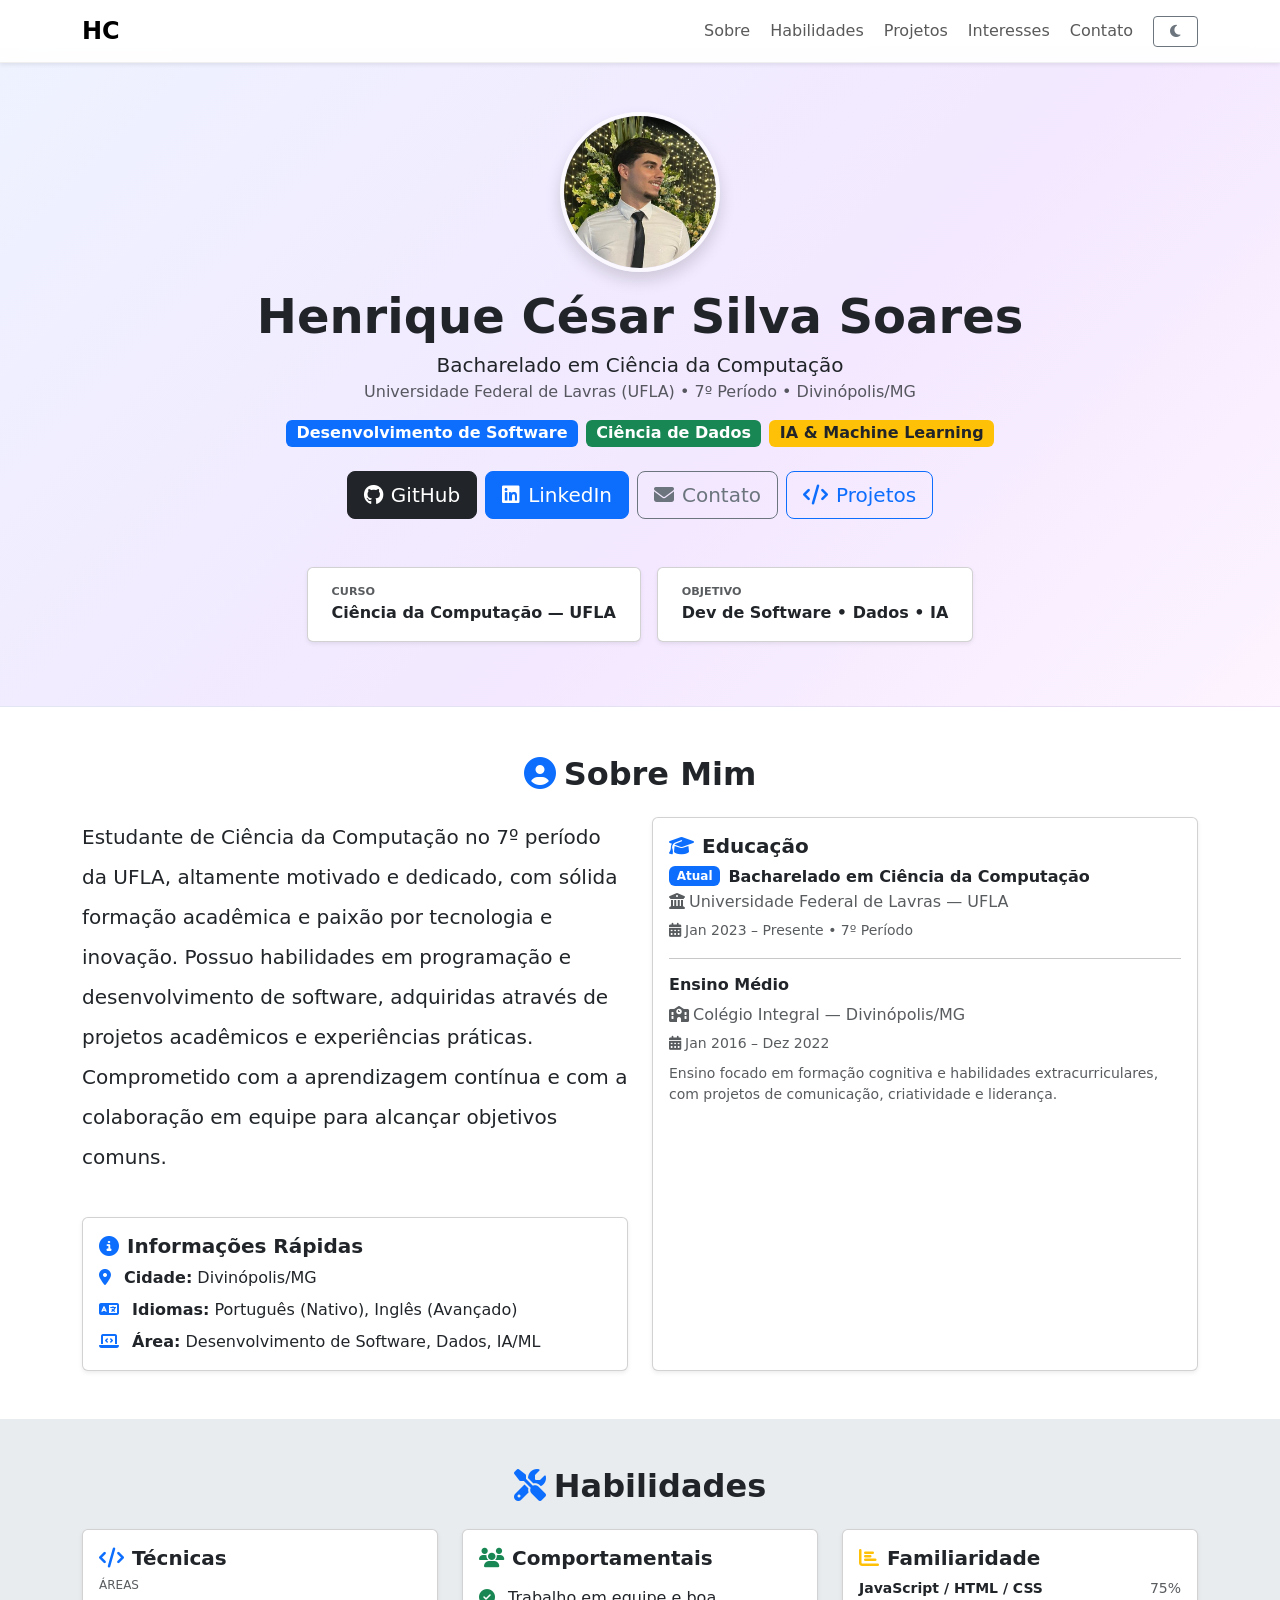
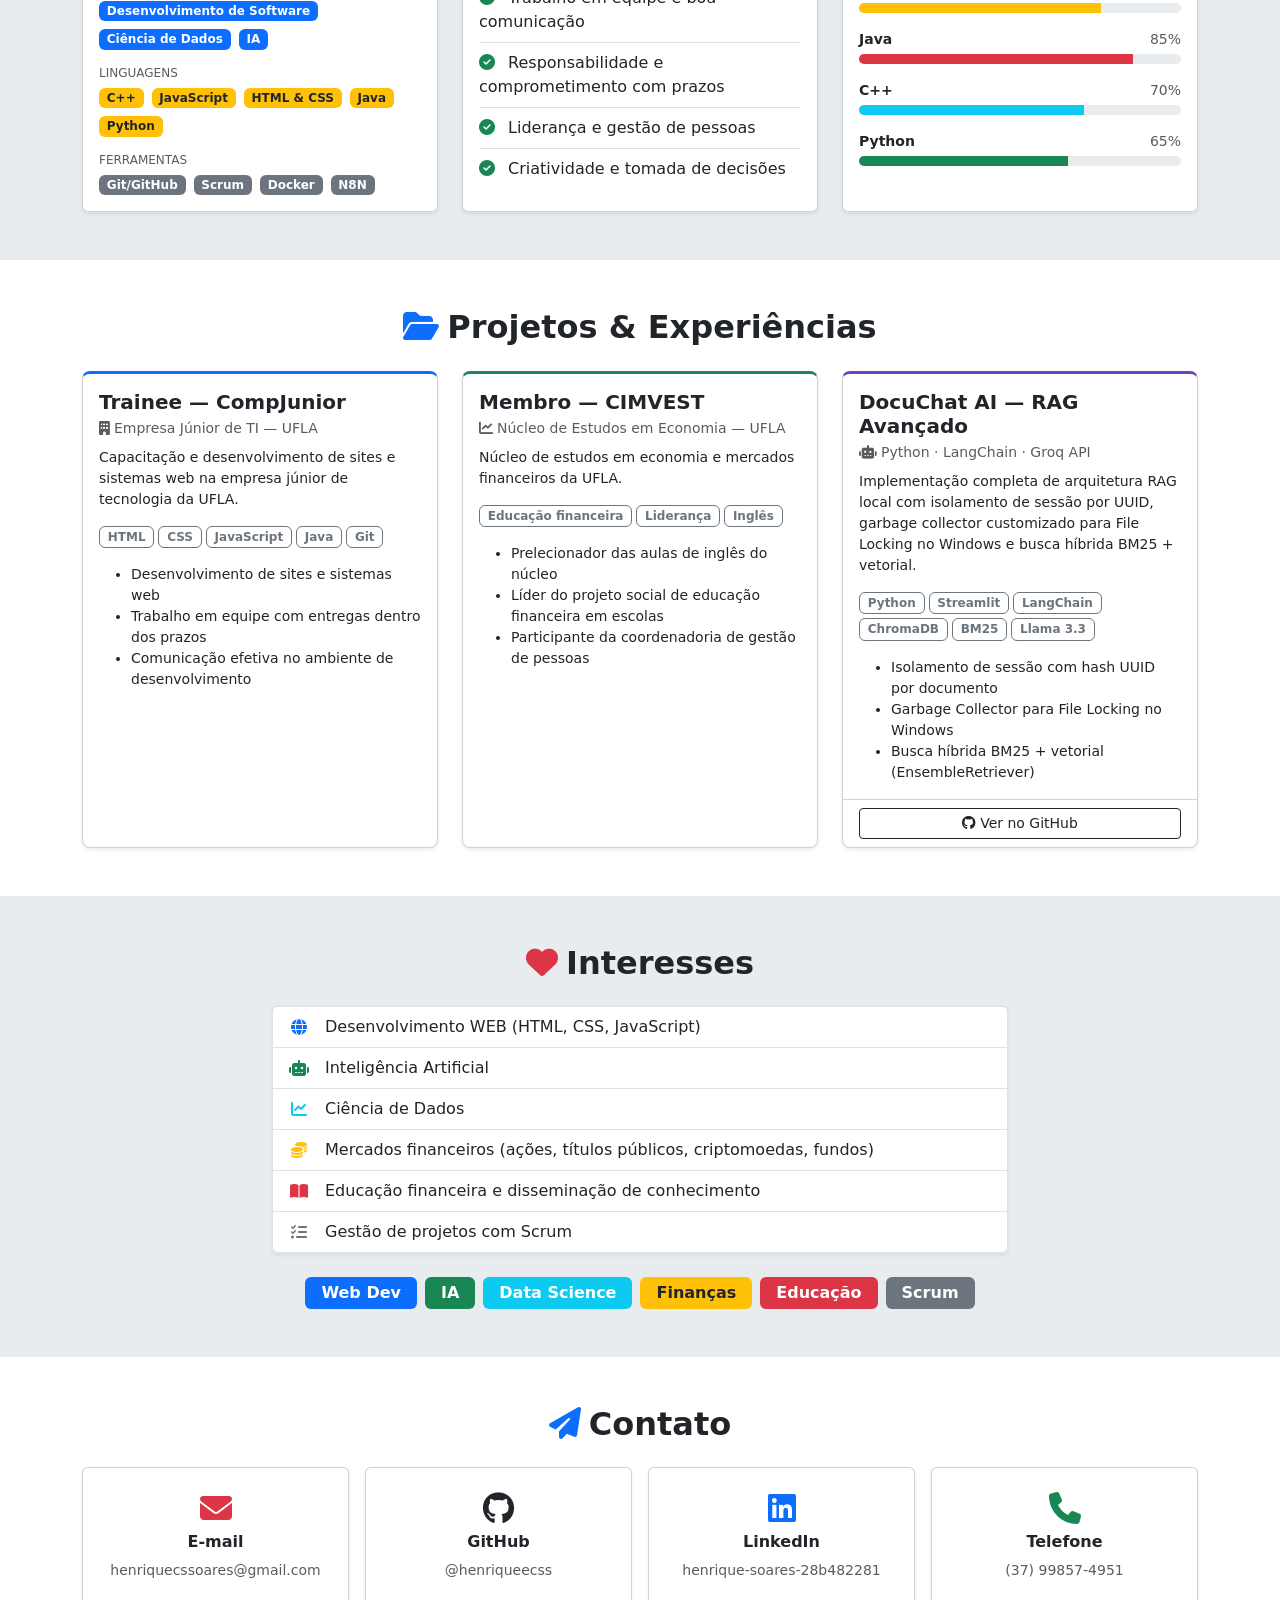
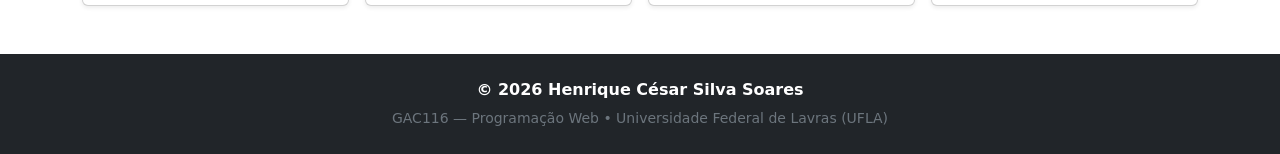
<file: bootstrap/index.html>
<!DOCTYPE html>
<html lang="pt-BR" data-bs-theme="light">
<head>
  <meta charset="UTF-8" />
  <meta name="viewport" content="width=device-width, initial-scale=1.0" />
  <title>Henrique César — Página Pessoal</title>

  <!-- Bootstrap 5.3.3 via CDN -->
  <link
    rel="stylesheet"
    href="https://cdn.jsdelivr.net/npm/bootstrap@5.3.3/dist/css/bootstrap.min.css"
    integrity="sha384-QWTKZyjpPEjISv5WaRU9OFeRpok6YctnYmDr5pNlyT2bRjXh0JMhjY6hW+ALEwIH"
    crossorigin="anonymous"
  />
  <!-- Font Awesome 6.5.0 via CDN -->
  <link
    rel="stylesheet"
    href="https://cdnjs.cloudflare.com/ajax/libs/font-awesome/6.5.0/css/all.min.css"
    integrity="sha512-Avb2QiuDEEvB4bZJYdft2mNjVShBftLdPG8FJ0V7irTLQ8Uo0qcPxh4Plq7G5tGm0rU+1SPhVotteLpBERwTkw=="
    crossorigin="anonymous"
    referrerpolicy="no-referrer"
  />
  <!-- Estilos personalizados -->
  <link rel="stylesheet" href="assets/css/styles.css" />
</head>
<body>

  <!-- ==================== NAVBAR ==================== -->
  <nav class="navbar navbar-expand-lg fixed-top shadow-sm" id="mainNavbar">
    <div class="container">
      <!-- Marca / logo textual -->
      <a class="navbar-brand fw-bold fs-4" href="#">HC</a>

      <!-- Botão hambúrguer para mobile -->
      <button
        class="navbar-toggler"
        type="button"
        data-bs-toggle="collapse"
        data-bs-target="#navbarNav"
        aria-controls="navbarNav"
        aria-expanded="false"
        aria-label="Abrir menu"
      >
        <span class="navbar-toggler-icon"></span>
      </button>

      <!-- Links da navbar -->
      <div class="collapse navbar-collapse" id="navbarNav">
        <ul class="navbar-nav ms-auto align-items-center gap-1">
          <li class="nav-item"><a class="nav-link" href="#sobre">Sobre</a></li>
          <li class="nav-item"><a class="nav-link" href="#habilidades">Habilidades</a></li>
          <li class="nav-item"><a class="nav-link" href="#projetos">Projetos</a></li>
          <li class="nav-item"><a class="nav-link" href="#interesses">Interesses</a></li>
          <li class="nav-item"><a class="nav-link" href="#contato">Contato</a></li>
          <!-- Botão de alternância de tema -->
          <li class="nav-item ms-2">
            <button
              class="btn btn-outline-secondary btn-sm px-3"
              id="themeToggle"
              title="Alternar tema claro/escuro"
            >
              <i class="fa-solid fa-moon" id="themeIcon"></i>
            </button>
          </li>
        </ul>
      </div>
    </div>
  </nav>
  <!-- ==================== FIM NAVBAR ==================== -->


  <!-- ==================== HEADER / HERO ==================== -->
  <header id="header" class="py-5 mt-5 text-center hero-gradient">
    <div class="container py-3">
      <!-- Foto de perfil -->
      <img
        src="assets/img/foto.jpeg"
        alt="Avatar de Henrique César"
        class="profile-img mb-3 shadow"
      />

      <!-- Nome e curso -->
      <h1 class="display-5 fw-bold mb-1">Henrique César Silva Soares</h1>
      <p class="lead mb-0">Bacharelado em Ciência da Computação</p>
      <p class="text-muted mb-3">
        Universidade Federal de Lavras (UFLA) &bull; 7º Período &bull; Divinópolis/MG
      </p>

      <!-- Badges de área de interesse -->
      <div class="d-flex flex-wrap justify-content-center gap-2 mb-4">
        <span class="badge bg-primary fs-6">Desenvolvimento de Software</span>
        <span class="badge bg-success fs-6">Ciência de Dados</span>
        <span class="badge bg-warning text-dark fs-6">IA &amp; Machine Learning</span>
      </div>

      <!-- Botões de ação -->
      <div class="d-flex flex-wrap justify-content-center gap-2 mb-5">
        <a
          href="https://github.com/henriqueecss"
          target="_blank"
          rel="noopener noreferrer"
          class="btn btn-dark btn-lg"
        >
          <i class="fab fa-github me-2"></i>GitHub
        </a>
        <a
          href="https://www.linkedin.com/in/henrique-soares-28b482281/"
          target="_blank"
          rel="noopener noreferrer"
          class="btn btn-primary btn-lg"
        >
          <i class="fab fa-linkedin me-2"></i>LinkedIn
        </a>
        <a href="#contato" class="btn btn-outline-secondary btn-lg">
          <i class="fas fa-envelope me-2"></i>Contato
        </a>
        <a href="#projetos" class="btn btn-outline-primary btn-lg">
          <i class="fas fa-code me-2"></i>Projetos
        </a>
      </div>

      <!-- Cards informativos -->
      <div class="row justify-content-center g-3">
        <div class="col-auto">
          <div class="card text-start shadow-sm px-4 py-3">
            <small class="text-muted text-uppercase fw-semibold" style="font-size: 0.7rem;">Curso</small>
            <p class="mb-0 fw-semibold">Ciência da Computação — UFLA</p>
          </div>
        </div>
        <div class="col-auto">
          <div class="card text-start shadow-sm px-4 py-3">
            <small class="text-muted text-uppercase fw-semibold" style="font-size: 0.7rem;">Objetivo</small>
            <p class="mb-0 fw-semibold">Dev de Software &bull; Dados &bull; IA</p>
          </div>
        </div>
      </div>
    </div>
  </header>
  <!-- ==================== FIM HEADER ==================== -->


  <!-- ==================== SOBRE ==================== -->
  <section id="sobre" class="py-5">
    <div class="container">
      <h2 class="text-center fw-bold mb-4">
        <i class="fas fa-user-circle me-2 text-primary"></i>Sobre Mim
      </h2>
      <div class="row g-4 align-items-stretch">

        <!-- Biografia + Informações rápidas -->
        <div class="col-md-6 d-flex flex-column gap-4">
          <p class="fs-5 lh-lg">
            Estudante de Ciência da Computação no 7º período da UFLA, altamente
            motivado e dedicado, com sólida formação acadêmica e paixão por tecnologia
            e inovação. Possuo habilidades em programação e desenvolvimento de software,
            adquiridas através de projetos acadêmicos e experiências práticas.
            Comprometido com a aprendizagem contínua e com a colaboração em equipe
            para alcançar objetivos comuns.
          </p>

          <!-- Card de informações rápidas -->
          <div class="card shadow-sm">
            <div class="card-body">
              <h5 class="card-title fw-bold">
                <i class="fas fa-info-circle me-2 text-primary"></i>Informações Rápidas
              </h5>
              <ul class="list-unstyled mb-0">
                <li class="mb-2">
                  <i class="fas fa-map-marker-alt me-2 text-primary"></i>
                  <strong>Cidade:</strong> Divinópolis/MG
                </li>
                <li class="mb-2">
                  <i class="fas fa-language me-2 text-primary"></i>
                  <strong>Idiomas:</strong> Português (Nativo), Inglês (Avançado)
                </li>
                <li>
                  <i class="fas fa-laptop-code me-2 text-primary"></i>
                  <strong>Área:</strong> Desenvolvimento de Software, Dados, IA/ML
                </li>
              </ul>
            </div>
          </div>
        </div>

        <!-- Card de educação -->
        <div class="col-md-6">
          <div class="card shadow-sm h-100">
            <div class="card-body">
              <h5 class="card-title fw-bold">
                <i class="fas fa-graduation-cap me-2 text-primary"></i>Educação
              </h5>

              <!-- UFLA -->
              <div class="mb-3">
                <div class="d-flex align-items-center gap-2 mb-1">
                  <span class="badge bg-primary">Atual</span>
                  <h6 class="mb-0 fw-semibold">Bacharelado em Ciência da Computação</h6>
                </div>
                <p class="text-muted mb-1">
                  <i class="fas fa-university me-1"></i>Universidade Federal de Lavras — UFLA
                </p>
                <small class="text-muted">
                  <i class="fas fa-calendar-alt me-1"></i>Jan 2023 – Presente &bull; 7º Período
                </small>
              </div>

              <hr />

              <!-- Colégio Integral -->
              <div>
                <h6 class="fw-semibold">Ensino Médio</h6>
                <p class="text-muted mb-1">
                  <i class="fas fa-school me-1"></i>Colégio Integral — Divinópolis/MG
                </p>
                <small class="text-muted">
                  <i class="fas fa-calendar-alt me-1"></i>Jan 2016 – Dez 2022
                </small>
                <p class="mt-2 small text-muted">
                  Ensino focado em formação cognitiva e habilidades extracurriculares,
                  com projetos de comunicação, criatividade e liderança.
                </p>
              </div>
            </div>
          </div>
        </div>

      </div>
    </div>
  </section>
  <!-- ==================== FIM SOBRE ==================== -->


  <!-- ==================== HABILIDADES ==================== -->
  <section id="habilidades" class="py-5 bg-body-secondary">
    <div class="container">
      <h2 class="text-center fw-bold mb-4">
        <i class="fas fa-tools me-2 text-primary"></i>Habilidades
      </h2>
      <div class="row g-4">

        <!-- Técnicas e ferramentas -->
        <div class="col-md-4">
          <div class="card shadow-sm h-100">
            <div class="card-body">
              <h5 class="card-title fw-bold">
                <i class="fas fa-code me-2 text-primary"></i>Técnicas
              </h5>

              <h6 class="text-muted text-uppercase" style="font-size: 0.75rem;">Áreas</h6>
              <div class="d-flex flex-wrap gap-2 mb-3">
                <span class="badge bg-primary">Desenvolvimento de Software</span>
                <span class="badge bg-primary">Ciência de Dados</span>
                <span class="badge bg-primary">IA</span>
              </div>

              <h6 class="text-muted text-uppercase" style="font-size: 0.75rem;">Linguagens</h6>
              <div class="d-flex flex-wrap gap-2 mb-3">
                <span class="badge bg-warning text-dark">C++</span>
                <span class="badge bg-warning text-dark">JavaScript</span>
                <span class="badge bg-warning text-dark">HTML &amp; CSS</span>
                <span class="badge bg-warning text-dark">Java</span>
                <span class="badge bg-warning text-dark">Python</span>
              </div>

              <h6 class="text-muted text-uppercase" style="font-size: 0.75rem;">Ferramentas</h6>
              <div class="d-flex flex-wrap gap-2">
                <span class="badge bg-secondary">Git/GitHub</span>
                <span class="badge bg-secondary">Scrum</span>
                <span class="badge bg-secondary">Docker</span>
                <span class="badge bg-secondary">N8N</span>
              </div>
            </div>
          </div>
        </div>

        <!-- Comportamentais -->
        <div class="col-md-4">
          <div class="card shadow-sm h-100">
            <div class="card-body">
              <h5 class="card-title fw-bold">
                <i class="fas fa-users me-2 text-success"></i>Comportamentais
              </h5>
              <ul class="list-group list-group-flush">
                <li class="list-group-item bg-transparent px-0">
                  <i class="fas fa-check-circle text-success me-2"></i>
                  Trabalho em equipe e boa comunicação
                </li>
                <li class="list-group-item bg-transparent px-0">
                  <i class="fas fa-check-circle text-success me-2"></i>
                  Responsabilidade e comprometimento com prazos
                </li>
                <li class="list-group-item bg-transparent px-0">
                  <i class="fas fa-check-circle text-success me-2"></i>
                  Liderança e gestão de pessoas
                </li>
                <li class="list-group-item bg-transparent px-0">
                  <i class="fas fa-check-circle text-success me-2"></i>
                  Criatividade e tomada de decisões
                </li>
              </ul>
            </div>
          </div>
        </div>

        <!-- Barras de progresso -->
        <div class="col-md-4">
          <div class="card shadow-sm h-100">
            <div class="card-body">
              <h5 class="card-title fw-bold">
                <i class="fas fa-chart-bar me-2 text-warning"></i>Familiaridade
              </h5>

              <!-- JavaScript / HTML / CSS -->
              <div class="mb-3">
                <div class="d-flex justify-content-between mb-1">
                  <span class="fw-semibold small">JavaScript / HTML / CSS</span>
                  <span class="text-muted small">75%</span>
                </div>
                <div class="progress" style="height: 10px;" role="progressbar" aria-valuenow="75" aria-valuemin="0" aria-valuemax="100">
                  <div class="progress-bar bg-warning" style="width: 75%;"></div>
                </div>
              </div>

              <!-- Java -->
              <div class="mb-3">
                <div class="d-flex justify-content-between mb-1">
                  <span class="fw-semibold small">Java</span>
                  <span class="text-muted small">85%</span>
                </div>
                <div class="progress" style="height: 10px;" role="progressbar" aria-valuenow="85" aria-valuemin="0" aria-valuemax="100">
                  <div class="progress-bar bg-danger" style="width: 85%;"></div>
                </div>
              </div>

              <!-- C++ -->
              <div class="mb-3">
                <div class="d-flex justify-content-between mb-1">
                  <span class="fw-semibold small">C++</span>
                  <span class="text-muted small">70%</span>
                </div>
                <div class="progress" style="height: 10px;" role="progressbar" aria-valuenow="70" aria-valuemin="0" aria-valuemax="100">
                  <div class="progress-bar bg-info" style="width: 70%;"></div>
                </div>
              </div>

              <!-- Python -->
              <div class="mb-3">
                <div class="d-flex justify-content-between mb-1">
                  <span class="fw-semibold small">Python</span>
                  <span class="text-muted small">65%</span>
                </div>
                <div class="progress" style="height: 10px;" role="progressbar" aria-valuenow="65" aria-valuemin="0" aria-valuemax="100">
                  <div class="progress-bar bg-success" style="width: 65%;"></div>
                </div>
              </div>

            </div>
          </div>
        </div>

      </div>
    </div>
  </section>
  <!-- ==================== FIM HABILIDADES ==================== -->


  <!-- ==================== PROJETOS ==================== -->
  <section id="projetos" class="py-5">
    <div class="container">
      <h2 class="text-center fw-bold mb-4">
        <i class="fas fa-folder-open me-2 text-primary"></i>Projetos &amp; Experiências
      </h2>
      <div class="row g-4">

        <!-- Card 1: CompJunior -->
        <div class="col-md-4">
          <div class="card h-100 shadow-sm card-accent-blue">
            <div class="card-body">
              <h5 class="card-title fw-bold">Trainee — CompJunior</h5>
              <p class="card-subtitle text-muted small mb-2">
                <i class="fas fa-building me-1"></i>Empresa Júnior de TI — UFLA
              </p>
              <p class="card-text small">
                Capacitação e desenvolvimento de sites e sistemas web na empresa
                júnior de tecnologia da UFLA.
              </p>
              <div class="d-flex flex-wrap gap-1 mb-3">
                <span class="badge border border-secondary text-secondary bg-transparent">HTML</span>
                <span class="badge border border-secondary text-secondary bg-transparent">CSS</span>
                <span class="badge border border-secondary text-secondary bg-transparent">JavaScript</span>
                <span class="badge border border-secondary text-secondary bg-transparent">Java</span>
                <span class="badge border border-secondary text-secondary bg-transparent">Git</span>
              </div>
              <ul class="small mb-0">
                <li>Desenvolvimento de sites e sistemas web</li>
                <li>Trabalho em equipe com entregas dentro dos prazos</li>
                <li>Comunicação efetiva no ambiente de desenvolvimento</li>
              </ul>
            </div>
          </div>
        </div>

        <!-- Card 2: CIMVEST -->
        <div class="col-md-4">
          <div class="card h-100 shadow-sm card-accent-green">
            <div class="card-body">
              <h5 class="card-title fw-bold">Membro — CIMVEST</h5>
              <p class="card-subtitle text-muted small mb-2">
                <i class="fas fa-chart-line me-1"></i>Núcleo de Estudos em Economia — UFLA
              </p>
              <p class="card-text small">
                Núcleo de estudos em economia e mercados financeiros da UFLA.
              </p>
              <div class="d-flex flex-wrap gap-1 mb-3">
                <span class="badge border border-secondary text-secondary bg-transparent">Educação financeira</span>
                <span class="badge border border-secondary text-secondary bg-transparent">Liderança</span>
                <span class="badge border border-secondary text-secondary bg-transparent">Inglês</span>
              </div>
              <ul class="small mb-0">
                <li>Prelecionador das aulas de inglês do núcleo</li>
                <li>Líder do projeto social de educação financeira em escolas</li>
                <li>Participante da coordenadoria de gestão de pessoas</li>
              </ul>
            </div>
          </div>
        </div>

        <!-- Card 3: DocuChat AI -->
        <div class="col-md-4">
          <div class="card h-100 shadow-sm card-accent-purple">
            <div class="card-body">
              <h5 class="card-title fw-bold">DocuChat AI — RAG Avançado</h5>
              <p class="card-subtitle text-muted small mb-2">
                <i class="fas fa-robot me-1"></i>Python · LangChain · Groq API
              </p>
              <p class="card-text small">
                Implementação completa de arquitetura RAG local com isolamento de
                sessão por UUID, garbage collector customizado para File Locking
                no Windows e busca híbrida BM25 + vetorial.
              </p>
              <div class="d-flex flex-wrap gap-1 mb-3">
                <span class="badge border border-secondary text-secondary bg-transparent">Python</span>
                <span class="badge border border-secondary text-secondary bg-transparent">Streamlit</span>
                <span class="badge border border-secondary text-secondary bg-transparent">LangChain</span>
                <span class="badge border border-secondary text-secondary bg-transparent">ChromaDB</span>
                <span class="badge border border-secondary text-secondary bg-transparent">BM25</span>
                <span class="badge border border-secondary text-secondary bg-transparent">Llama 3.3</span>
              </div>
              <ul class="small mb-0">
                <li>Isolamento de sessão com hash UUID por documento</li>
                <li>Garbage Collector para File Locking no Windows</li>
                <li>Busca híbrida BM25 + vetorial (EnsembleRetriever)</li>
              </ul>
            </div>
            <div class="card-footer bg-transparent">
              <a
                href="https://github.com/henriqueecss/chat-rag-ia"
                target="_blank"
                rel="noopener noreferrer"
                class="btn btn-sm btn-outline-dark w-100"
              >
                <i class="fab fa-github me-1"></i>Ver no GitHub
              </a>
            </div>
          </div>
        </div>

      </div>
    </div>
  </section>
  <!-- ==================== FIM PROJETOS ==================== -->


  <!-- ==================== INTERESSES ==================== -->
  <section id="interesses" class="py-5 bg-body-secondary">
    <div class="container">
      <h2 class="text-center fw-bold mb-4">
        <i class="fas fa-heart me-2 text-danger"></i>Interesses
      </h2>
      <div class="row justify-content-center">
        <div class="col-lg-8">

          <!-- Lista de interesses -->
          <ul class="list-group shadow-sm mb-4">
            <li class="list-group-item d-flex align-items-center gap-3">
              <i class="fas fa-globe text-primary fa-fw"></i>
              Desenvolvimento WEB (HTML, CSS, JavaScript)
            </li>
            <li class="list-group-item d-flex align-items-center gap-3">
              <i class="fas fa-robot text-success fa-fw"></i>
              Inteligência Artificial
            </li>
            <li class="list-group-item d-flex align-items-center gap-3">
              <i class="fas fa-chart-line text-info fa-fw"></i>
              Ciência de Dados
            </li>
            <li class="list-group-item d-flex align-items-center gap-3">
              <i class="fas fa-coins text-warning fa-fw"></i>
              Mercados financeiros (ações, títulos públicos, criptomoedas, fundos)
            </li>
            <li class="list-group-item d-flex align-items-center gap-3">
              <i class="fas fa-book-open text-danger fa-fw"></i>
              Educação financeira e disseminação de conhecimento
            </li>
            <li class="list-group-item d-flex align-items-center gap-3">
              <i class="fas fa-tasks text-secondary fa-fw"></i>
              Gestão de projetos com Scrum
            </li>
          </ul>

          <!-- Badges de interesses -->
          <div class="d-flex flex-wrap justify-content-center gap-2">
            <span class="badge bg-primary fs-6 px-3 py-2">Web Dev</span>
            <span class="badge bg-success fs-6 px-3 py-2">IA</span>
            <span class="badge bg-info fs-6 px-3 py-2">Data Science</span>
            <span class="badge bg-warning text-dark fs-6 px-3 py-2">Finanças</span>
            <span class="badge bg-danger fs-6 px-3 py-2">Educação</span>
            <span class="badge bg-secondary fs-6 px-3 py-2">Scrum</span>
          </div>

        </div>
      </div>
    </div>
  </section>
  <!-- ==================== FIM INTERESSES ==================== -->


  <!-- ==================== CONTATO ==================== -->
  <section id="contato" class="py-5">
    <div class="container">
      <h2 class="text-center fw-bold mb-4">
        <i class="fas fa-paper-plane me-2 text-primary"></i>Contato
      </h2>
      <div class="row justify-content-center g-3">

        <!-- E-mail -->
        <div class="col-sm-6 col-lg-3">
          <a
            href="mailto:henriquecssoares@gmail.com"
            class="card text-decoration-none shadow-sm text-center p-4 h-100"
          >
            <i class="fas fa-envelope fa-2x text-danger mb-2"></i>
            <h6 class="fw-bold">E-mail</h6>
            <small class="text-muted">henriquecssoares@gmail.com</small>
          </a>
        </div>

        <!-- GitHub -->
        <div class="col-sm-6 col-lg-3">
          <a
            href="https://github.com/henriqueecss"
            target="_blank"
            rel="noopener noreferrer"
            class="card text-decoration-none shadow-sm text-center p-4 h-100"
          >
            <i class="fab fa-github fa-2x mb-2"></i>
            <h6 class="fw-bold">GitHub</h6>
            <small class="text-muted">@henriqueecss</small>
          </a>
        </div>

        <!-- LinkedIn -->
        <div class="col-sm-6 col-lg-3">
          <a
            href="https://www.linkedin.com/in/henrique-soares-28b482281/"
            target="_blank"
            rel="noopener noreferrer"
            class="card text-decoration-none shadow-sm text-center p-4 h-100"
          >
            <i class="fab fa-linkedin fa-2x text-primary mb-2"></i>
            <h6 class="fw-bold">LinkedIn</h6>
            <small class="text-muted">henrique-soares-28b482281</small>
          </a>
        </div>

        <!-- Telefone -->
        <div class="col-sm-6 col-lg-3">
          <a
            href="tel:+5537998574951"
            class="card text-decoration-none shadow-sm text-center p-4 h-100"
          >
            <i class="fas fa-phone fa-2x text-success mb-2"></i>
            <h6 class="fw-bold">Telefone</h6>
            <small class="text-muted">(37) 99857-4951</small>
          </a>
        </div>

      </div>
    </div>
  </section>
  <!-- ==================== FIM CONTATO ==================== -->


  <!-- ==================== FOOTER ==================== -->
  <footer class="py-4 text-center bg-dark text-white">
    <p class="mb-1 fw-semibold">
      &copy; <span id="year"></span> Henrique César Silva Soares
    </p>
    <small class="text-secondary">
      GAC116 — Programação Web &bull; Universidade Federal de Lavras (UFLA)
    </small>
  </footer>
  <!-- ==================== FIM FOOTER ==================== -->


  <!-- Bootstrap 5.3.3 JS via CDN -->
  <script
    src="https://cdn.jsdelivr.net/npm/bootstrap@5.3.3/dist/js/bootstrap.bundle.min.js"
    integrity="sha384-YvpcrYf0tY3lHB60NNkmXc4s9bIOgUxi8T/jzmH5BGo2b3WyVnTFN52lST6FEpKx"
    crossorigin="anonymous"
  ></script>
  <!-- Script personalizado -->
  <script src="assets/js/script.js"></script>
</body>
</html>
</file>
<file: bootstrap/assets/css/styles.css>
/* =============================================
   Estilos personalizados — Versão Bootstrap
   GAC116 - Programação Web — UFLA
   Autor: Henrique César Silva Soares
   ============================================= */

/* Suaviza a rolagem da página */
html {
  scroll-behavior: smooth;
}

/* ─── FOTO DE PERFIL ─── */
.profile-img {
  width: 160px;
  height: 160px;
  border-radius: 999px;
  border: 4px solid rgba(255, 255, 255, 0.7);
  object-fit: cover;
  animation: profile-pulse 3s ease-in-out infinite;
}

@keyframes profile-pulse {
  0%, 100% {
    box-shadow: 0 0 0 6px rgba(13, 110, 253, 0.22),
                0 0 0 14px rgba(111, 66, 193, 0.1);
  }
  50% {
    box-shadow: 0 0 0 10px rgba(13, 110, 253, 0.32),
                0 0 0 20px rgba(111, 66, 193, 0.16);
  }
}

/* ─── ÂNCORAS COM OFFSET DA NAVBAR FIXA ─── */
section,
#header {
  scroll-margin-top: 90px;
}

/* ─── NAVBAR COM GLASSMORPHISM ─── */
#mainNavbar {
  backdrop-filter: blur(14px);
  -webkit-backdrop-filter: blur(14px);
  background-color: rgba(255, 255, 255, 0.88) !important;
  border-bottom: 1px solid rgba(0, 0, 0, 0.06);
  transition: background-color 0.3s ease;
}

[data-bs-theme="dark"] #mainNavbar {
  background-color: rgba(33, 37, 41, 0.88) !important;
  border-bottom: 1px solid rgba(255, 255, 255, 0.06);
}

/* ─── LINK ATIVO NA NAV ─── */
.nav-link.nav-active {
  color: #0d6efd !important;
  font-weight: 700;
}

/* ─── GRADIENTE HERO ─── */
.hero-gradient {
  background: linear-gradient(135deg, #eef2ff 0%, #f3e8ff 60%, #fdf4ff 100%);
  border-bottom: 1px solid rgba(0, 0, 0, 0.05);
}

[data-bs-theme="dark"] .hero-gradient {
  background: linear-gradient(135deg, #0f172a 0%, #1e1b4b 55%, #2d1b69 100%);
  border-bottom: 1px solid rgba(255, 255, 255, 0.05);
}

/* ─── HOVER LIFT NOS CARDS ─── */
/* Usa `translate` (propriedade moderna) para não conflitar com `transform` do reveal */
.card {
  transition: translate 0.22s ease, box-shadow 0.22s ease,
              background-color 0.3s ease, color 0.3s ease;
}

.card:hover {
  translate: 0 -5px;
  box-shadow: 0 14px 32px rgba(0, 0, 0, 0.11) !important;
}

/* ─── BORDAS SUPERIORES COLORIDAS NOS CARDS DE PROJETO ─── */
.card-accent-blue {
  border-top: 3px solid #0d6efd !important;
  border-radius: 0.5rem !important;
}

.card-accent-green {
  border-top: 3px solid #198754 !important;
  border-radius: 0.5rem !important;
}

.card-accent-purple {
  border-top: 3px solid #6f42c1 !important;
  border-radius: 0.5rem !important;
}

/* ─── SCROLL REVEAL ─── */
.reveal {
  opacity: 0;
  transform: translateY(28px);
  transition: opacity 0.6s ease, transform 0.6s ease;
}

.reveal.visible {
  opacity: 1;
  transform: translateY(0);
}

/* ─── TRANSIÇÃO DE TEMA SUAVE ─── */
body,
footer {
  transition: background-color 0.3s ease, color 0.3s ease;
}
</file>
